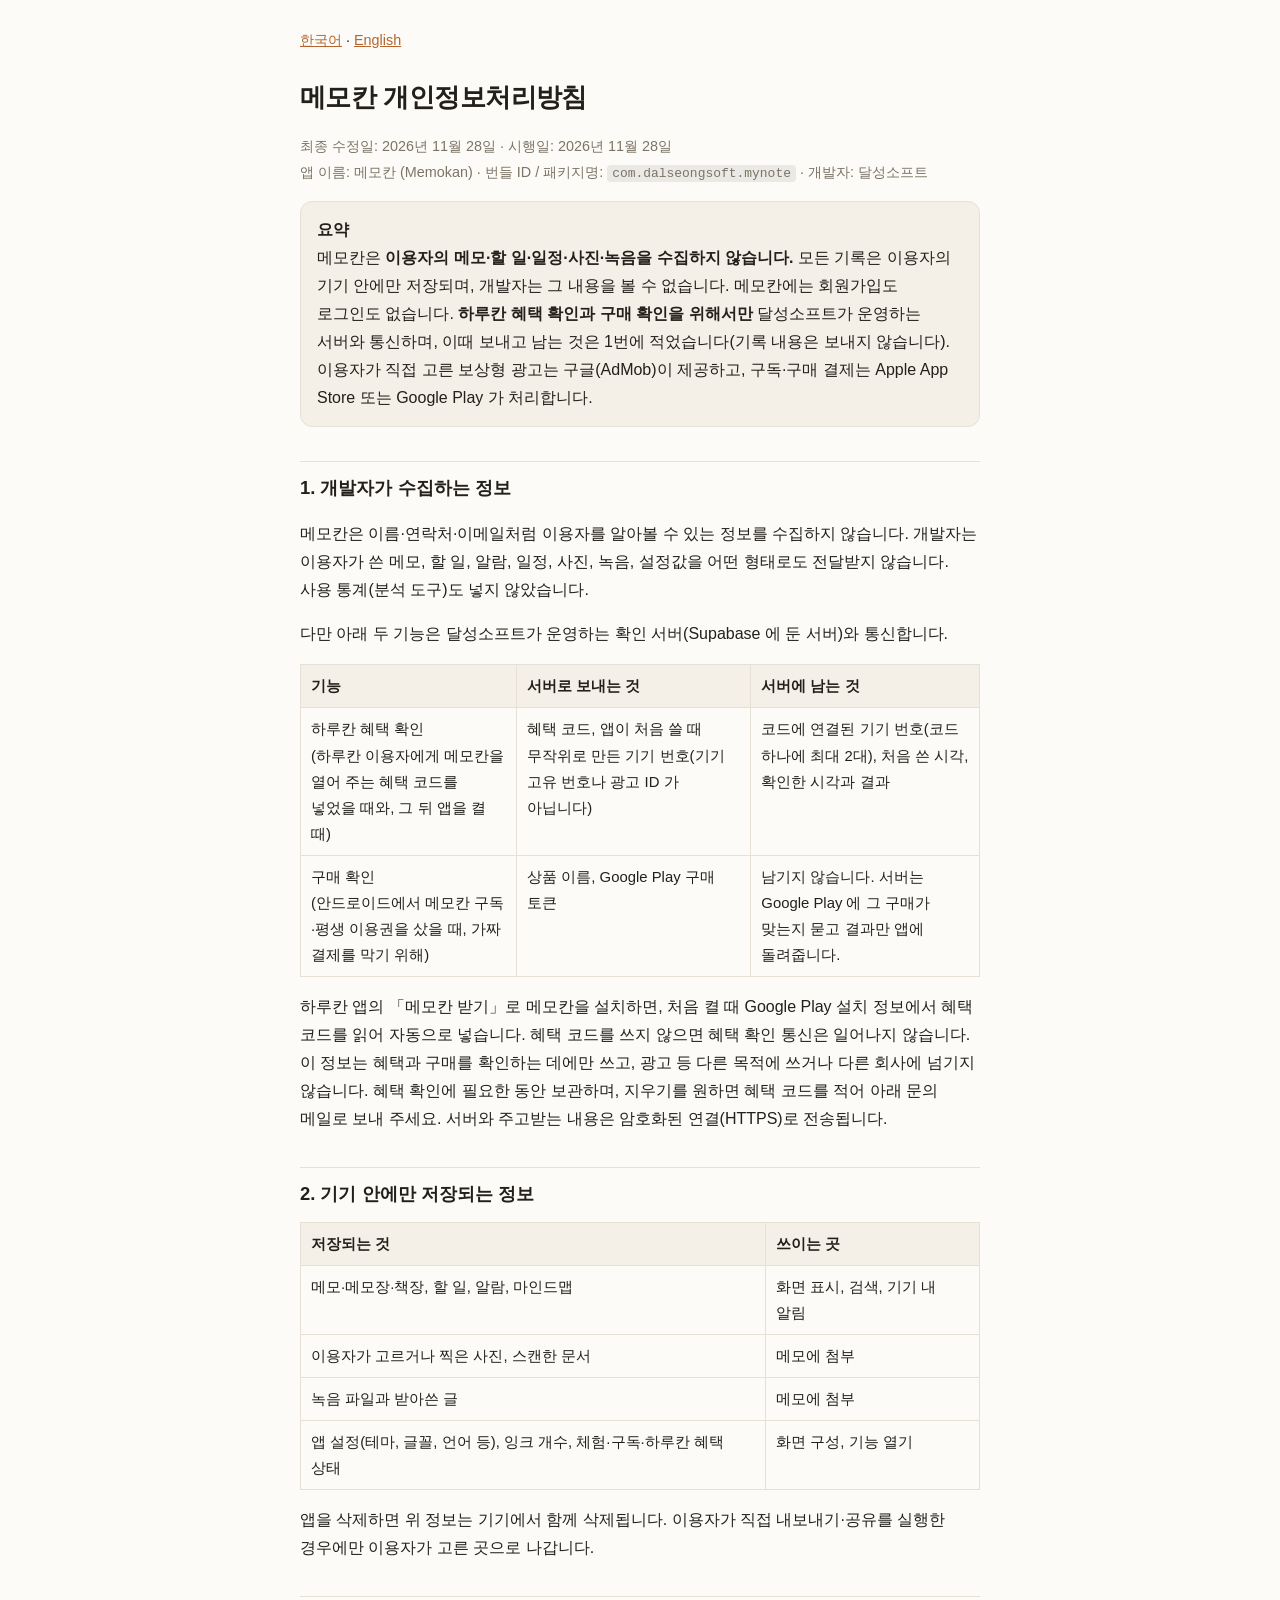
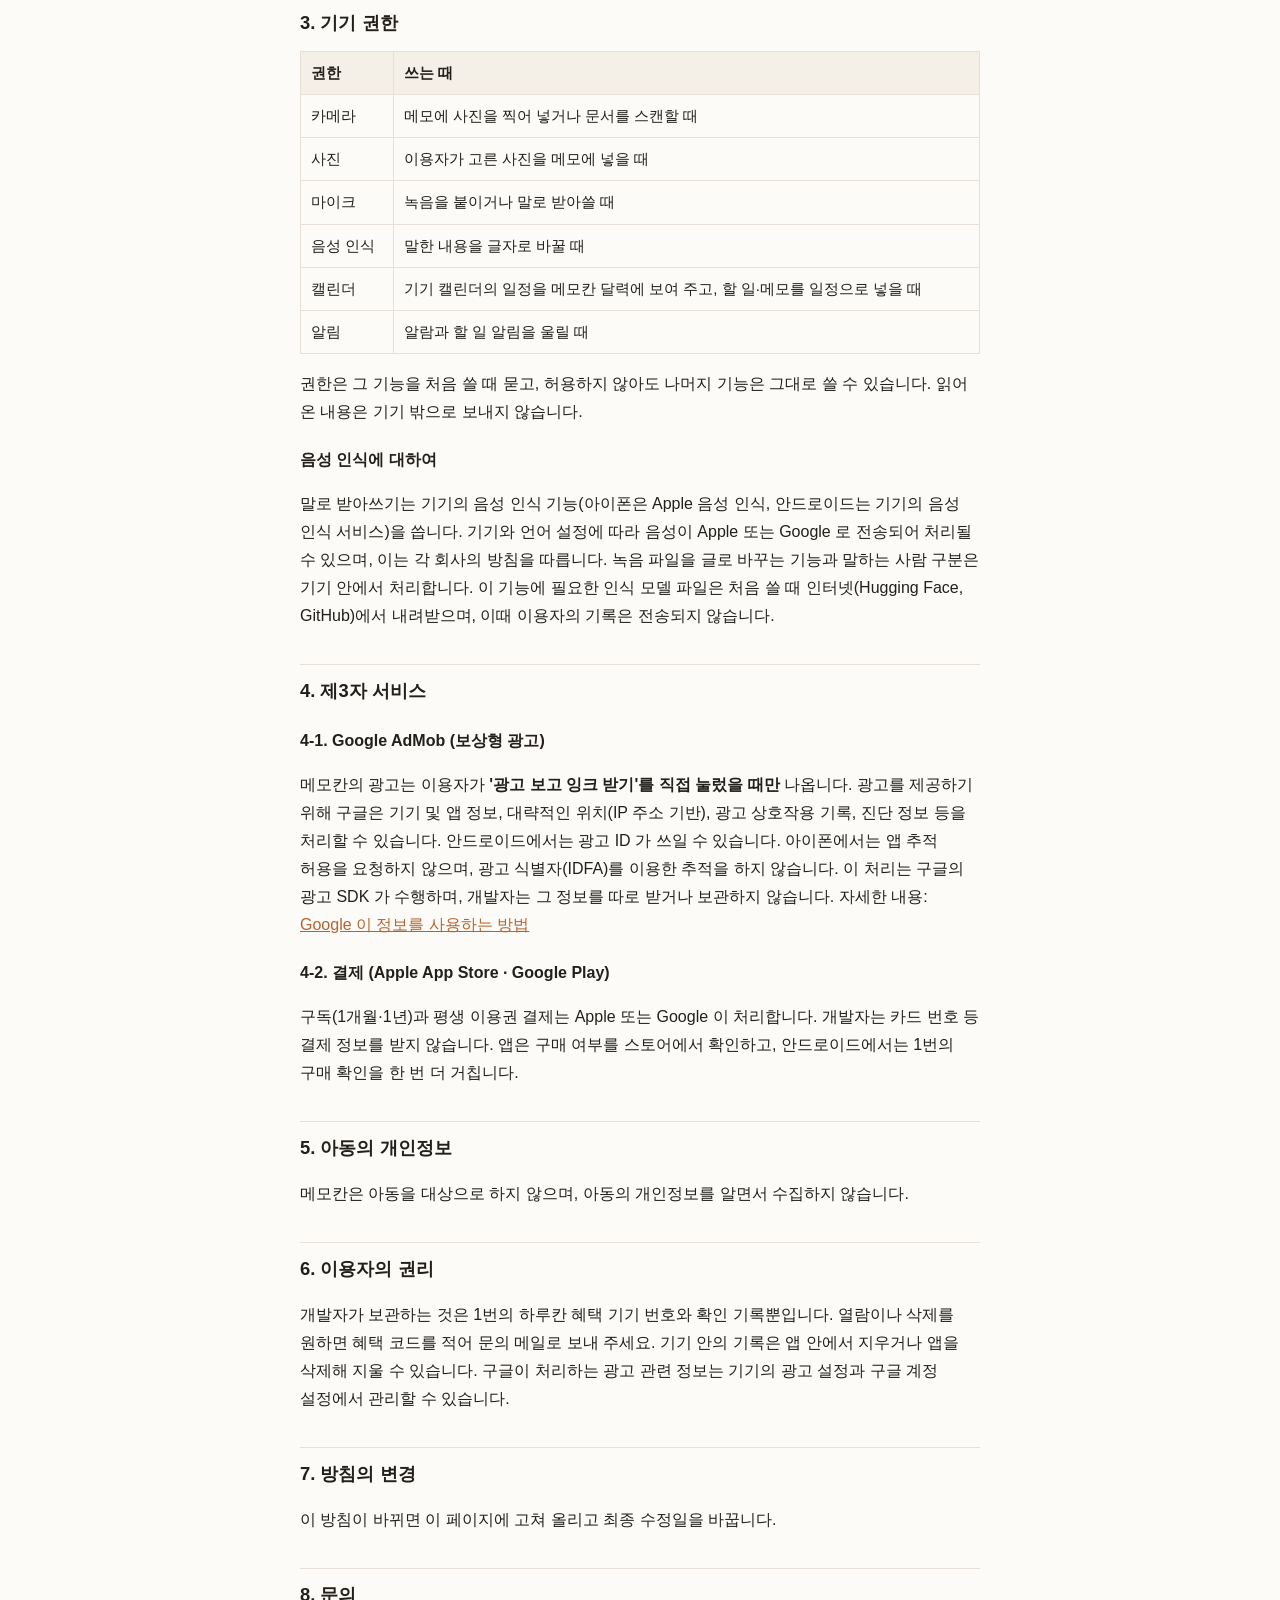
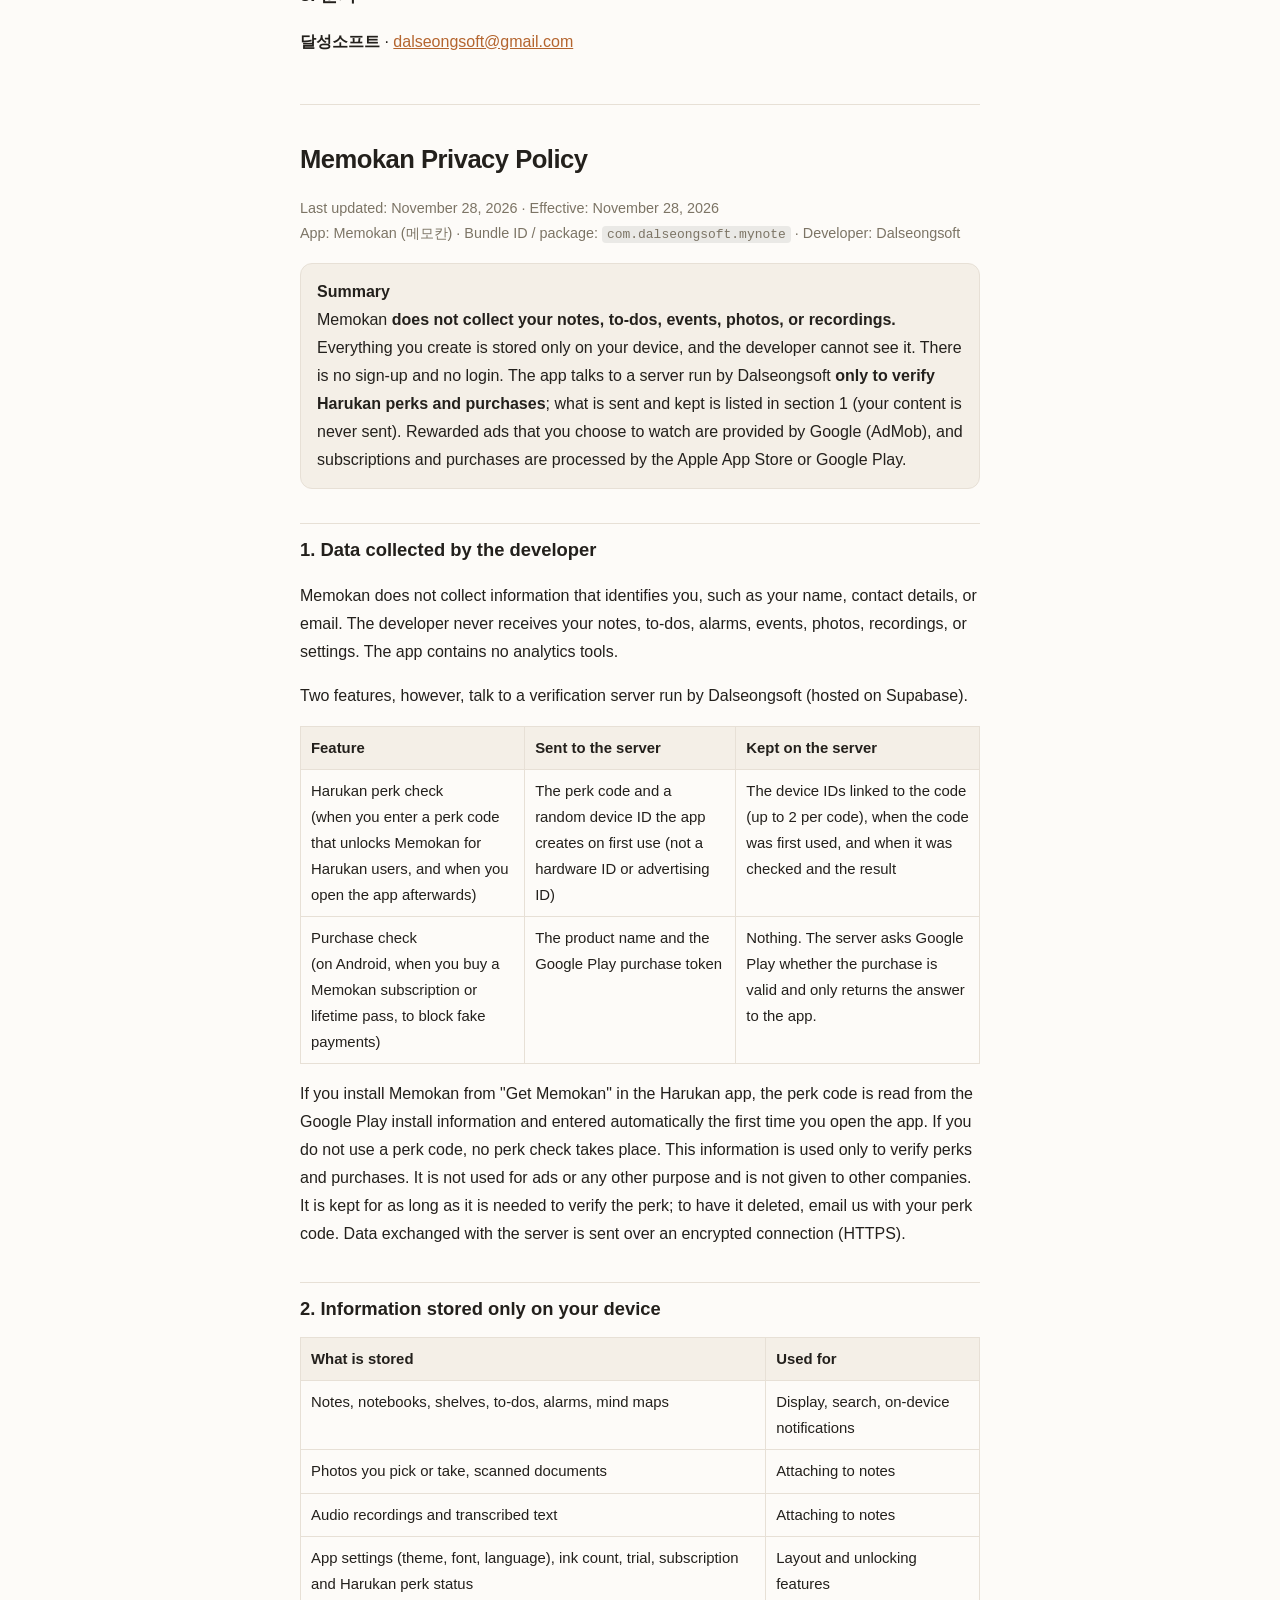
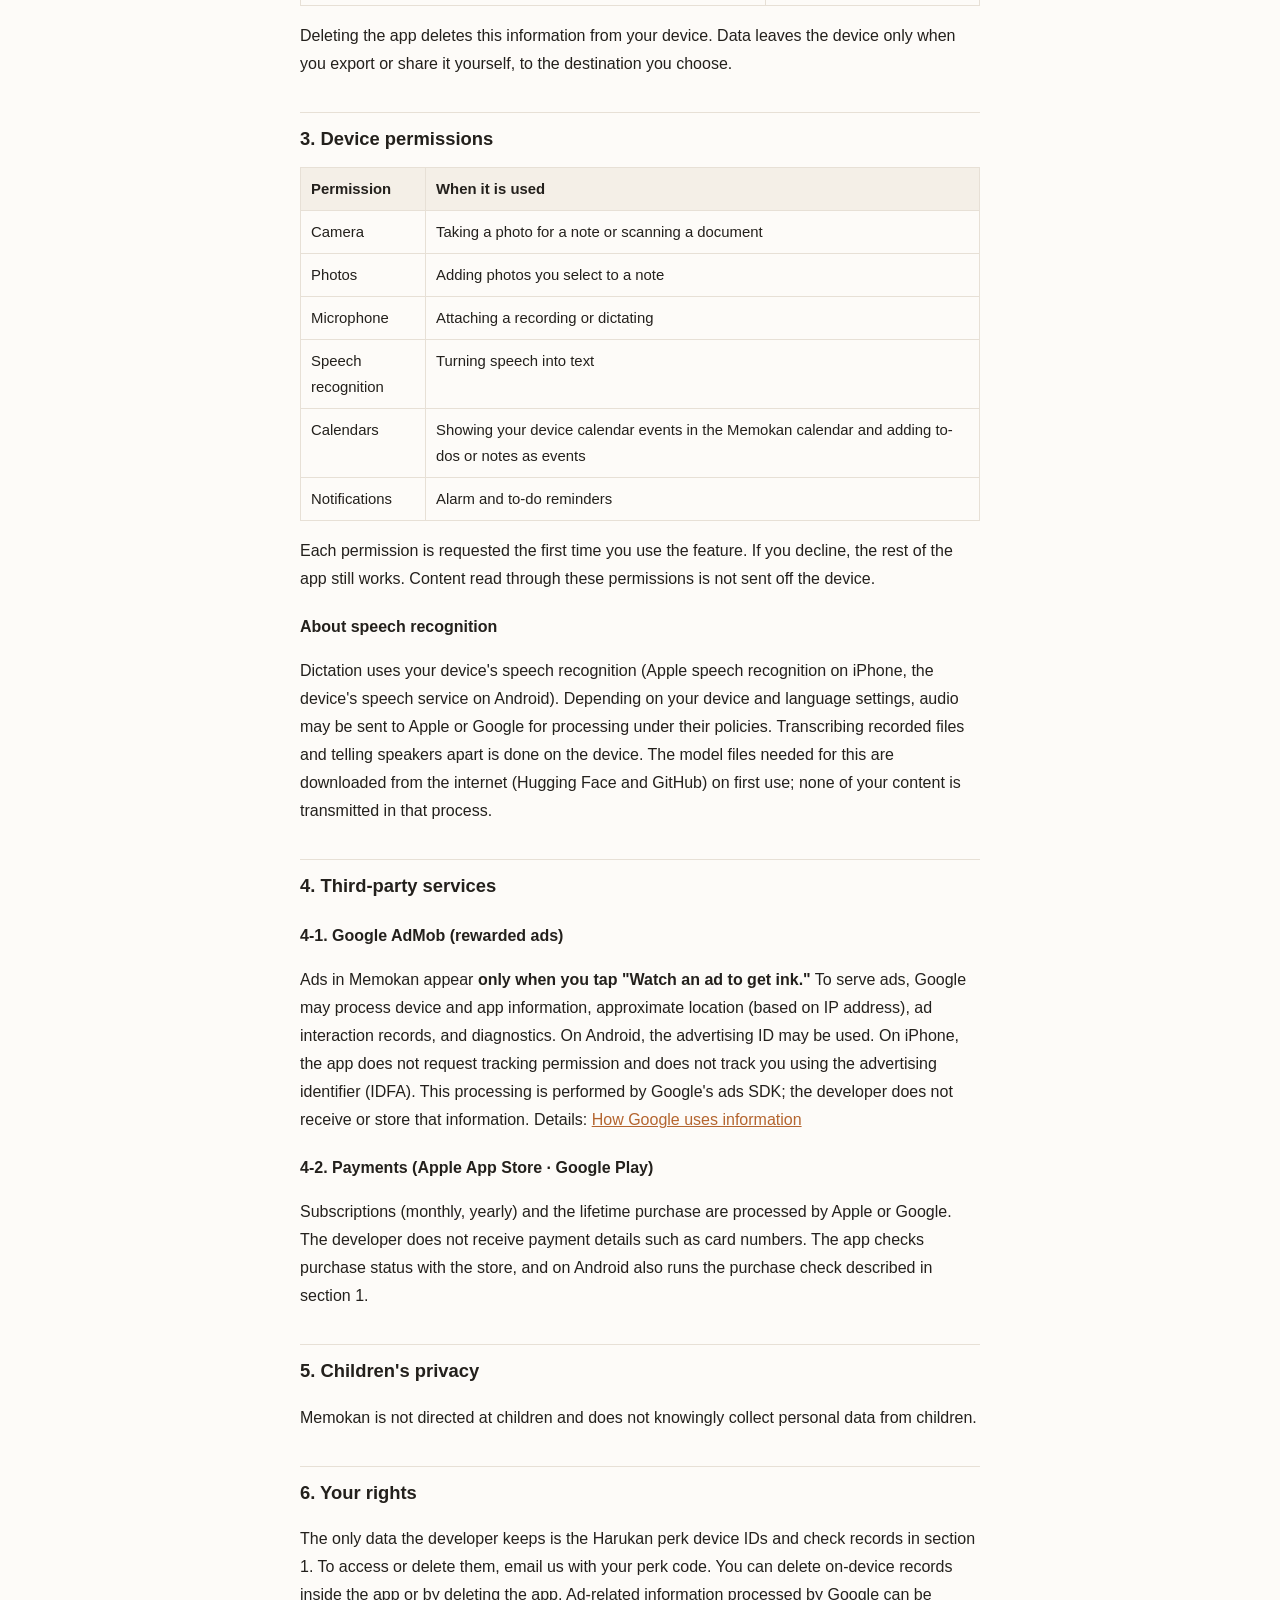
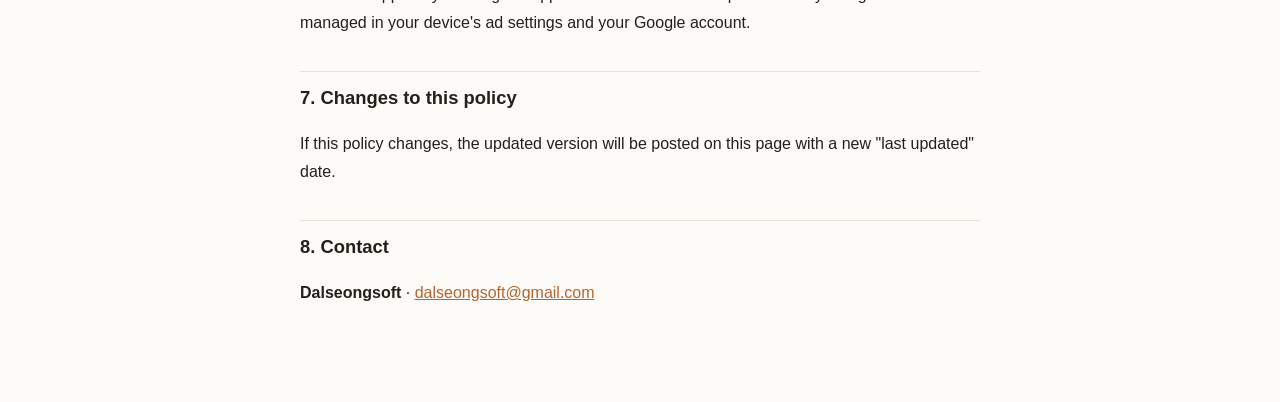
<file: memokan/privacy/index.html>
<!doctype html>
<html lang="ko">
<head>
<meta charset="utf-8">
<meta name="viewport" content="width=device-width, initial-scale=1">
<title>메모칸 개인정보처리방침 · Memokan Privacy Policy</title>
<style>
  :root { color-scheme: light dark; }
  * { box-sizing: border-box; }
  body {
    max-width: 720px; margin: 0 auto; padding: 28px 20px 80px;
    font-family: -apple-system, BlinkMacSystemFont, "Segoe UI", "Noto Sans KR", Roboto, sans-serif;
    line-height: 1.75; color: #23201c; background: #fdfbf8;
    word-break: keep-all; overflow-wrap: anywhere;
  }
  @media (prefers-color-scheme: dark) {
    body { color: #e8e3dc; background: #17150f; }
    .box { background: #221f18 !important; border-color: #3a352b !important; }
    th { background: #221f18 !important; }
    td, th { border-color: #3a352b !important; }
    a { color: #e0a071 !important; }
    hr { border-color: #3a352b !important; }
    .muted { color: #9b9184 !important; }
  }
  h1 { font-size: 1.6rem; margin: 0 0 4px; letter-spacing: -.02em; }
  h2 { font-size: 1.15rem; margin: 34px 0 10px; padding-top: 10px; border-top: 1px solid #e7e0d6; }
  h3 { font-size: 1rem; margin: 20px 0 6px; }
  .muted { color: #7c7465; font-size: .9rem; }
  .box { background: #f4efe7; border: 1px solid #e7e0d6; border-radius: 12px; padding: 14px 16px; margin: 16px 0; }
  table { border-collapse: collapse; width: 100%; margin: 12px 0; font-size: .93rem; }
  th, td { border: 1px solid #e7e0d6; padding: 8px 10px; text-align: left; vertical-align: top; }
  th { background: #f4efe7; font-weight: 700; }
  ul { padding-left: 20px; }
  li { margin: 5px 0; }
  a { color: #b4652f; }
  code { background: rgba(128,128,128,.15); padding: 1px 5px; border-radius: 4px; font-size: .9em; }
  hr { border: 0; border-top: 1px solid #e7e0d6; margin: 48px 0 32px; }
  .lang { font-size: .9rem; margin-bottom: 22px; }
</style>
</head>
<body>
<div class="lang"><a href="#ko">한국어</a> · <a href="#en">English</a></div>

<h1 id="ko">메모칸 개인정보처리방침</h1>
<p class="muted">
  최종 수정일: 2026년 11월 28일 · 시행일: 2026년 11월 28일<br>
  앱 이름: 메모칸 (Memokan) · 번들 ID / 패키지명: <code>com.dalseongsoft.mynote</code> · 개발자: 달성소프트
</p>

<div class="box">
  <strong>요약</strong><br>
  메모칸은 <strong>이용자의 메모·할 일·일정·사진·녹음을 수집하지 않습니다.</strong> 모든 기록은 이용자의
  기기 안에만 저장되며, 개발자는 그 내용을 볼 수 없습니다. 메모칸에는 회원가입도 로그인도 없습니다.
  <strong>하루칸 혜택 확인과 구매 확인을 위해서만</strong> 달성소프트가 운영하는 서버와 통신하며, 이때 보내고 남는 것은
  1번에 적었습니다(기록 내용은 보내지 않습니다). 이용자가 직접 고른 보상형 광고는 구글(AdMob)이 제공하고,
  구독·구매 결제는 Apple App Store 또는 Google Play 가 처리합니다.
</div>

<h2>1. 개발자가 수집하는 정보</h2>
<p>메모칸은 이름·연락처·이메일처럼 이용자를 알아볼 수 있는 정보를 수집하지 않습니다.
개발자는 이용자가 쓴 메모, 할 일, 알람, 일정, 사진, 녹음, 설정값을 어떤 형태로도 전달받지 않습니다.
사용 통계(분석 도구)도 넣지 않았습니다.</p>
<p>다만 아래 두 기능은 달성소프트가 운영하는 확인 서버(Supabase 에 둔 서버)와 통신합니다.</p>
<table>
  <tr><th>기능</th><th>서버로 보내는 것</th><th>서버에 남는 것</th></tr>
  <tr><td>하루칸 혜택 확인<br>(하루칸 이용자에게 메모칸을 열어 주는 혜택 코드를 넣었을 때와, 그 뒤 앱을 켤 때)</td>
      <td>혜택 코드, 앱이 처음 쓸 때 무작위로 만든 기기 번호(기기 고유 번호나 광고 ID 가 아닙니다)</td>
      <td>코드에 연결된 기기 번호(코드 하나에 최대 2대), 처음 쓴 시각, 확인한 시각과 결과</td></tr>
  <tr><td>구매 확인<br>(안드로이드에서 메모칸 구독·평생 이용권을 샀을 때, 가짜 결제를 막기 위해)</td>
      <td>상품 이름, Google Play 구매 토큰</td>
      <td>남기지 않습니다. 서버는 Google Play 에 그 구매가 맞는지 묻고 결과만 앱에 돌려줍니다.</td></tr>
</table>
<p>하루칸 앱의 「메모칸 받기」로 메모칸을 설치하면, 처음 켤 때 Google Play 설치 정보에서 혜택 코드를 읽어 자동으로 넣습니다.
혜택 코드를 쓰지 않으면 혜택 확인 통신은 일어나지 않습니다.
이 정보는 혜택과 구매를 확인하는 데에만 쓰고, 광고 등 다른 목적에 쓰거나 다른 회사에 넘기지 않습니다.
혜택 확인에 필요한 동안 보관하며, 지우기를 원하면 혜택 코드를 적어 아래 문의 메일로 보내 주세요.
서버와 주고받는 내용은 암호화된 연결(HTTPS)로 전송됩니다.</p>

<h2>2. 기기 안에만 저장되는 정보</h2>
<table>
  <tr><th>저장되는 것</th><th>쓰이는 곳</th></tr>
  <tr><td>메모·메모장·책장, 할 일, 알람, 마인드맵</td><td>화면 표시, 검색, 기기 내 알림</td></tr>
  <tr><td>이용자가 고르거나 찍은 사진, 스캔한 문서</td><td>메모에 첨부</td></tr>
  <tr><td>녹음 파일과 받아쓴 글</td><td>메모에 첨부</td></tr>
  <tr><td>앱 설정(테마, 글꼴, 언어 등), 잉크 개수, 체험·구독·하루칸 혜택 상태</td><td>화면 구성, 기능 열기</td></tr>
</table>
<p>앱을 삭제하면 위 정보는 기기에서 함께 삭제됩니다. 이용자가 직접 내보내기·공유를 실행한 경우에만 이용자가 고른 곳으로 나갑니다.</p>

<h2>3. 기기 권한</h2>
<table>
  <tr><th>권한</th><th>쓰는 때</th></tr>
  <tr><td>카메라</td><td>메모에 사진을 찍어 넣거나 문서를 스캔할 때</td></tr>
  <tr><td>사진</td><td>이용자가 고른 사진을 메모에 넣을 때</td></tr>
  <tr><td>마이크</td><td>녹음을 붙이거나 말로 받아쓸 때</td></tr>
  <tr><td>음성 인식</td><td>말한 내용을 글자로 바꿀 때</td></tr>
  <tr><td>캘린더</td><td>기기 캘린더의 일정을 메모칸 달력에 보여 주고, 할 일·메모를 일정으로 넣을 때</td></tr>
  <tr><td>알림</td><td>알람과 할 일 알림을 울릴 때</td></tr>
</table>
<p>권한은 그 기능을 처음 쓸 때 묻고, 허용하지 않아도 나머지 기능은 그대로 쓸 수 있습니다. 읽어 온 내용은 기기 밖으로 보내지 않습니다.</p>

<h3>음성 인식에 대하여</h3>
<p>말로 받아쓰기는 기기의 음성 인식 기능(아이폰은 Apple 음성 인식, 안드로이드는 기기의 음성 인식 서비스)을 씁니다.
기기와 언어 설정에 따라 음성이 Apple 또는 Google 로 전송되어 처리될 수 있으며, 이는 각 회사의 방침을 따릅니다.
녹음 파일을 글로 바꾸는 기능과 말하는 사람 구분은 기기 안에서 처리합니다. 이 기능에 필요한 인식 모델 파일은 처음 쓸 때
인터넷(Hugging Face, GitHub)에서 내려받으며, 이때 이용자의 기록은 전송되지 않습니다.</p>

<h2>4. 제3자 서비스</h2>
<h3>4-1. Google AdMob (보상형 광고)</h3>
<p>메모칸의 광고는 이용자가 <strong>'광고 보고 잉크 받기'를 직접 눌렀을 때만</strong> 나옵니다. 광고를 제공하기 위해 구글은
기기 및 앱 정보, 대략적인 위치(IP 주소 기반), 광고 상호작용 기록, 진단 정보 등을 처리할 수 있습니다.
안드로이드에서는 광고 ID 가 쓰일 수 있습니다. 아이폰에서는 앱 추적 허용을 요청하지 않으며, 광고 식별자(IDFA)를 이용한 추적을 하지 않습니다.
이 처리는 구글의 광고 SDK 가 수행하며, 개발자는 그 정보를 따로 받거나 보관하지 않습니다.
자세한 내용: <a href="https://policies.google.com/technologies/partner-sites">Google 이 정보를 사용하는 방법</a></p>
<h3>4-2. 결제 (Apple App Store · Google Play)</h3>
<p>구독(1개월·1년)과 평생 이용권 결제는 Apple 또는 Google 이 처리합니다. 개발자는 카드 번호 등 결제 정보를 받지 않습니다.
앱은 구매 여부를 스토어에서 확인하고, 안드로이드에서는 1번의 구매 확인을 한 번 더 거칩니다.</p>

<h2>5. 아동의 개인정보</h2>
<p>메모칸은 아동을 대상으로 하지 않으며, 아동의 개인정보를 알면서 수집하지 않습니다.</p>

<h2>6. 이용자의 권리</h2>
<p>개발자가 보관하는 것은 1번의 하루칸 혜택 기기 번호와 확인 기록뿐입니다. 열람이나 삭제를 원하면 혜택 코드를 적어 문의 메일로 보내 주세요.
기기 안의 기록은 앱 안에서 지우거나 앱을 삭제해 지울 수 있습니다.
구글이 처리하는 광고 관련 정보는 기기의 광고 설정과 구글 계정 설정에서 관리할 수 있습니다.</p>

<h2>7. 방침의 변경</h2>
<p>이 방침이 바뀌면 이 페이지에 고쳐 올리고 최종 수정일을 바꿉니다.</p>

<h2>8. 문의</h2>
<p><strong>달성소프트</strong> · <a href="mailto:dalseongsoft@gmail.com">dalseongsoft@gmail.com</a></p>

<hr>

<h1 id="en">Memokan Privacy Policy</h1>
<p class="muted">
  Last updated: November 28, 2026 · Effective: November 28, 2026<br>
  App: Memokan (메모칸) · Bundle ID / package: <code>com.dalseongsoft.mynote</code> · Developer: Dalseongsoft
</p>

<div class="box">
  <strong>Summary</strong><br>
  Memokan <strong>does not collect your notes, to-dos, events, photos, or recordings.</strong> Everything you create
  is stored only on your device, and the developer cannot see it. There is no sign-up and no login.
  The app talks to a server run by Dalseongsoft <strong>only to verify Harukan perks and purchases</strong>; what is sent and kept is listed in section 1
  (your content is never sent). Rewarded ads that you choose to watch are provided by Google (AdMob), and subscriptions and purchases are processed by the
  Apple App Store or Google Play.
</div>

<h2>1. Data collected by the developer</h2>
<p>Memokan does not collect information that identifies you, such as your name, contact details, or email.
The developer never receives your notes, to-dos, alarms, events, photos, recordings, or settings. The app contains no analytics tools.</p>
<p>Two features, however, talk to a verification server run by Dalseongsoft (hosted on Supabase).</p>
<table>
  <tr><th>Feature</th><th>Sent to the server</th><th>Kept on the server</th></tr>
  <tr><td>Harukan perk check<br>(when you enter a perk code that unlocks Memokan for Harukan users, and when you open the app afterwards)</td>
      <td>The perk code and a random device ID the app creates on first use (not a hardware ID or advertising ID)</td>
      <td>The device IDs linked to the code (up to 2 per code), when the code was first used, and when it was checked and the result</td></tr>
  <tr><td>Purchase check<br>(on Android, when you buy a Memokan subscription or lifetime pass, to block fake payments)</td>
      <td>The product name and the Google Play purchase token</td>
      <td>Nothing. The server asks Google Play whether the purchase is valid and only returns the answer to the app.</td></tr>
</table>
<p>If you install Memokan from "Get Memokan" in the Harukan app, the perk code is read from the Google Play install information and entered automatically the first time you open the app.
If you do not use a perk code, no perk check takes place.
This information is used only to verify perks and purchases. It is not used for ads or any other purpose and is not given to other companies.
It is kept for as long as it is needed to verify the perk; to have it deleted, email us with your perk code.
Data exchanged with the server is sent over an encrypted connection (HTTPS).</p>

<h2>2. Information stored only on your device</h2>
<table>
  <tr><th>What is stored</th><th>Used for</th></tr>
  <tr><td>Notes, notebooks, shelves, to-dos, alarms, mind maps</td><td>Display, search, on-device notifications</td></tr>
  <tr><td>Photos you pick or take, scanned documents</td><td>Attaching to notes</td></tr>
  <tr><td>Audio recordings and transcribed text</td><td>Attaching to notes</td></tr>
  <tr><td>App settings (theme, font, language), ink count, trial, subscription and Harukan perk status</td><td>Layout and unlocking features</td></tr>
</table>
<p>Deleting the app deletes this information from your device. Data leaves the device only when you export or share it yourself, to the destination you choose.</p>

<h2>3. Device permissions</h2>
<table>
  <tr><th>Permission</th><th>When it is used</th></tr>
  <tr><td>Camera</td><td>Taking a photo for a note or scanning a document</td></tr>
  <tr><td>Photos</td><td>Adding photos you select to a note</td></tr>
  <tr><td>Microphone</td><td>Attaching a recording or dictating</td></tr>
  <tr><td>Speech recognition</td><td>Turning speech into text</td></tr>
  <tr><td>Calendars</td><td>Showing your device calendar events in the Memokan calendar and adding to-dos or notes as events</td></tr>
  <tr><td>Notifications</td><td>Alarm and to-do reminders</td></tr>
</table>
<p>Each permission is requested the first time you use the feature. If you decline, the rest of the app still works. Content read through these permissions is not sent off the device.</p>

<h3>About speech recognition</h3>
<p>Dictation uses your device's speech recognition (Apple speech recognition on iPhone, the device's speech service on Android).
Depending on your device and language settings, audio may be sent to Apple or Google for processing under their policies.
Transcribing recorded files and telling speakers apart is done on the device. The model files needed for this are downloaded
from the internet (Hugging Face and GitHub) on first use; none of your content is transmitted in that process.</p>

<h2>4. Third-party services</h2>
<h3>4-1. Google AdMob (rewarded ads)</h3>
<p>Ads in Memokan appear <strong>only when you tap "Watch an ad to get ink."</strong> To serve ads, Google may process device and app
information, approximate location (based on IP address), ad interaction records, and diagnostics. On Android, the advertising ID may be used.
On iPhone, the app does not request tracking permission and does not track you using the advertising identifier (IDFA).
This processing is performed by Google's ads SDK; the developer does not receive or store that information.
Details: <a href="https://policies.google.com/technologies/partner-sites">How Google uses information</a></p>
<h3>4-2. Payments (Apple App Store · Google Play)</h3>
<p>Subscriptions (monthly, yearly) and the lifetime purchase are processed by Apple or Google. The developer does not receive payment details
such as card numbers. The app checks purchase status with the store, and on Android also runs the purchase check described in section 1.</p>

<h2>5. Children's privacy</h2>
<p>Memokan is not directed at children and does not knowingly collect personal data from children.</p>

<h2>6. Your rights</h2>
<p>The only data the developer keeps is the Harukan perk device IDs and check records in section 1. To access or delete them, email us with your perk code. You can delete on-device
records inside the app or by deleting the app. Ad-related information processed by Google can be managed in your device's ad settings and your Google account.</p>

<h2>7. Changes to this policy</h2>
<p>If this policy changes, the updated version will be posted on this page with a new "last updated" date.</p>

<h2>8. Contact</h2>
<p><strong>Dalseongsoft</strong> · <a href="mailto:dalseongsoft@gmail.com">dalseongsoft@gmail.com</a></p>

</body>
</html>
</file>
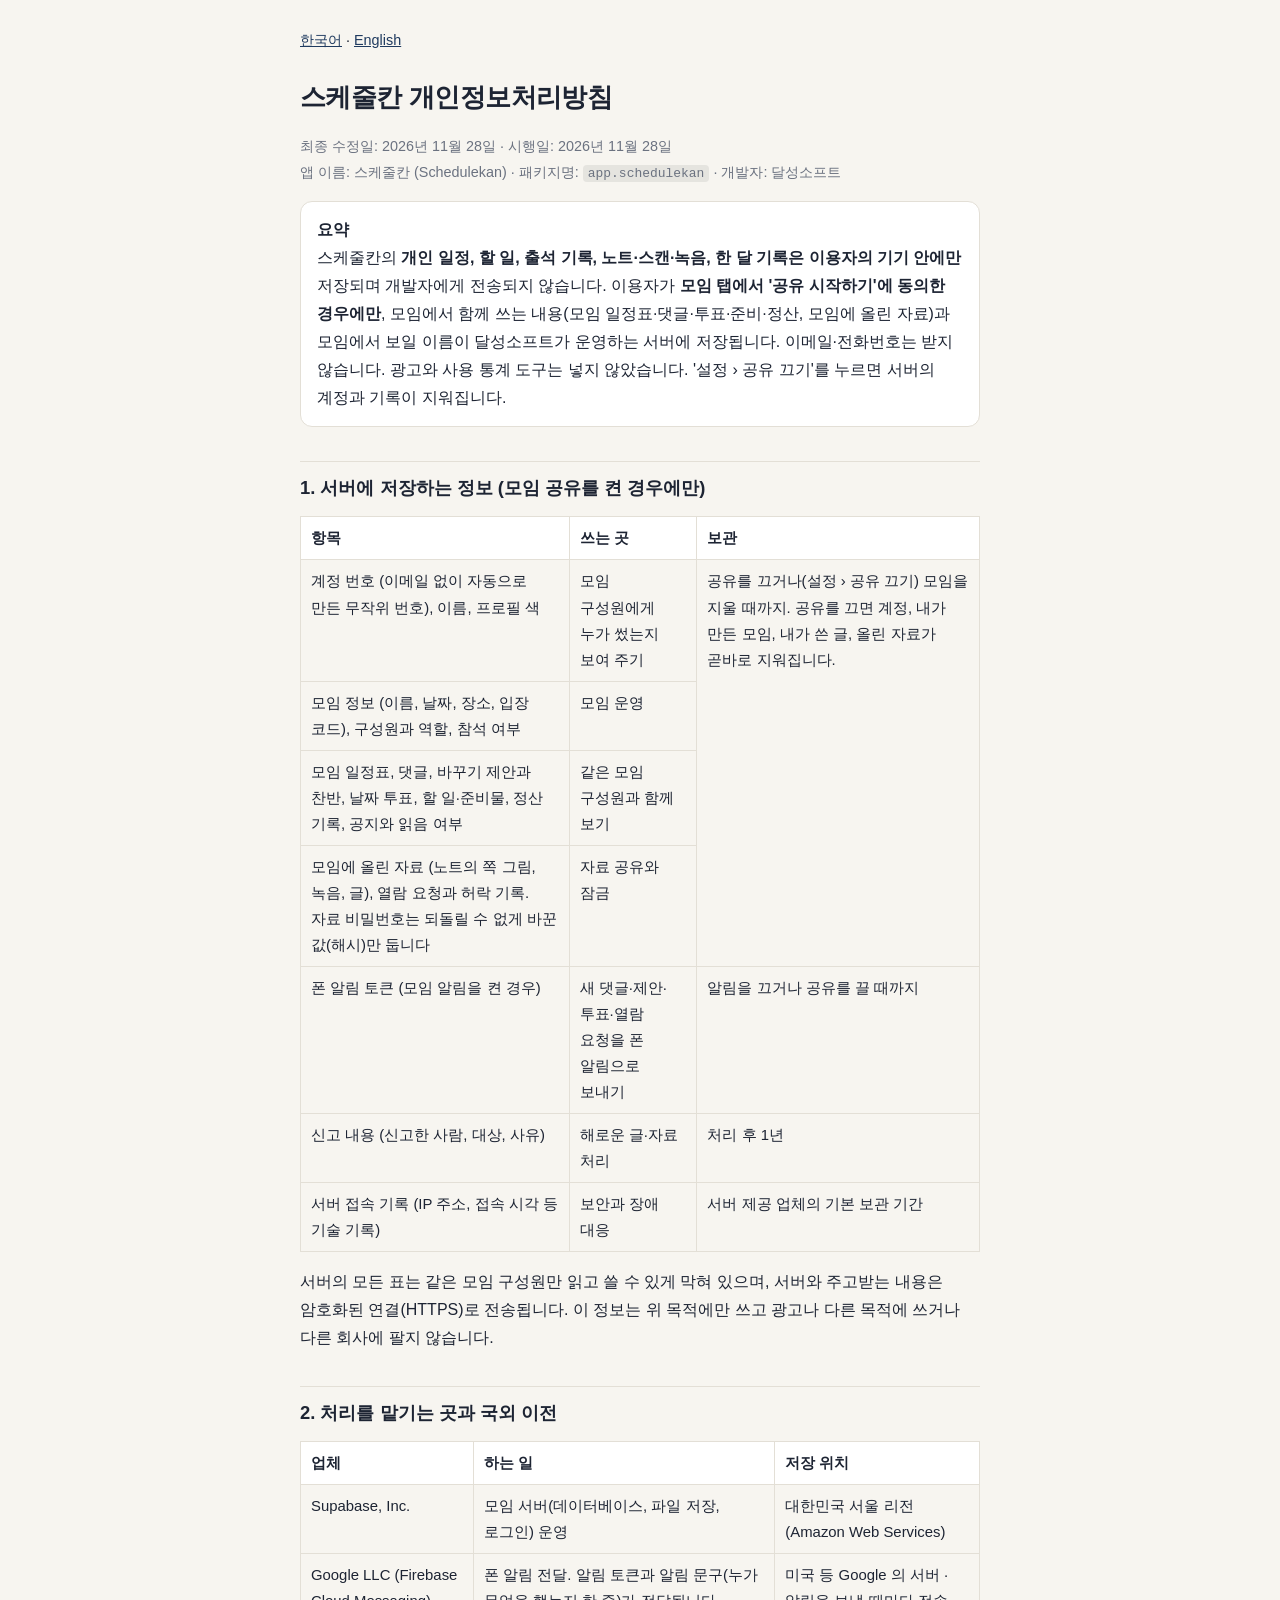
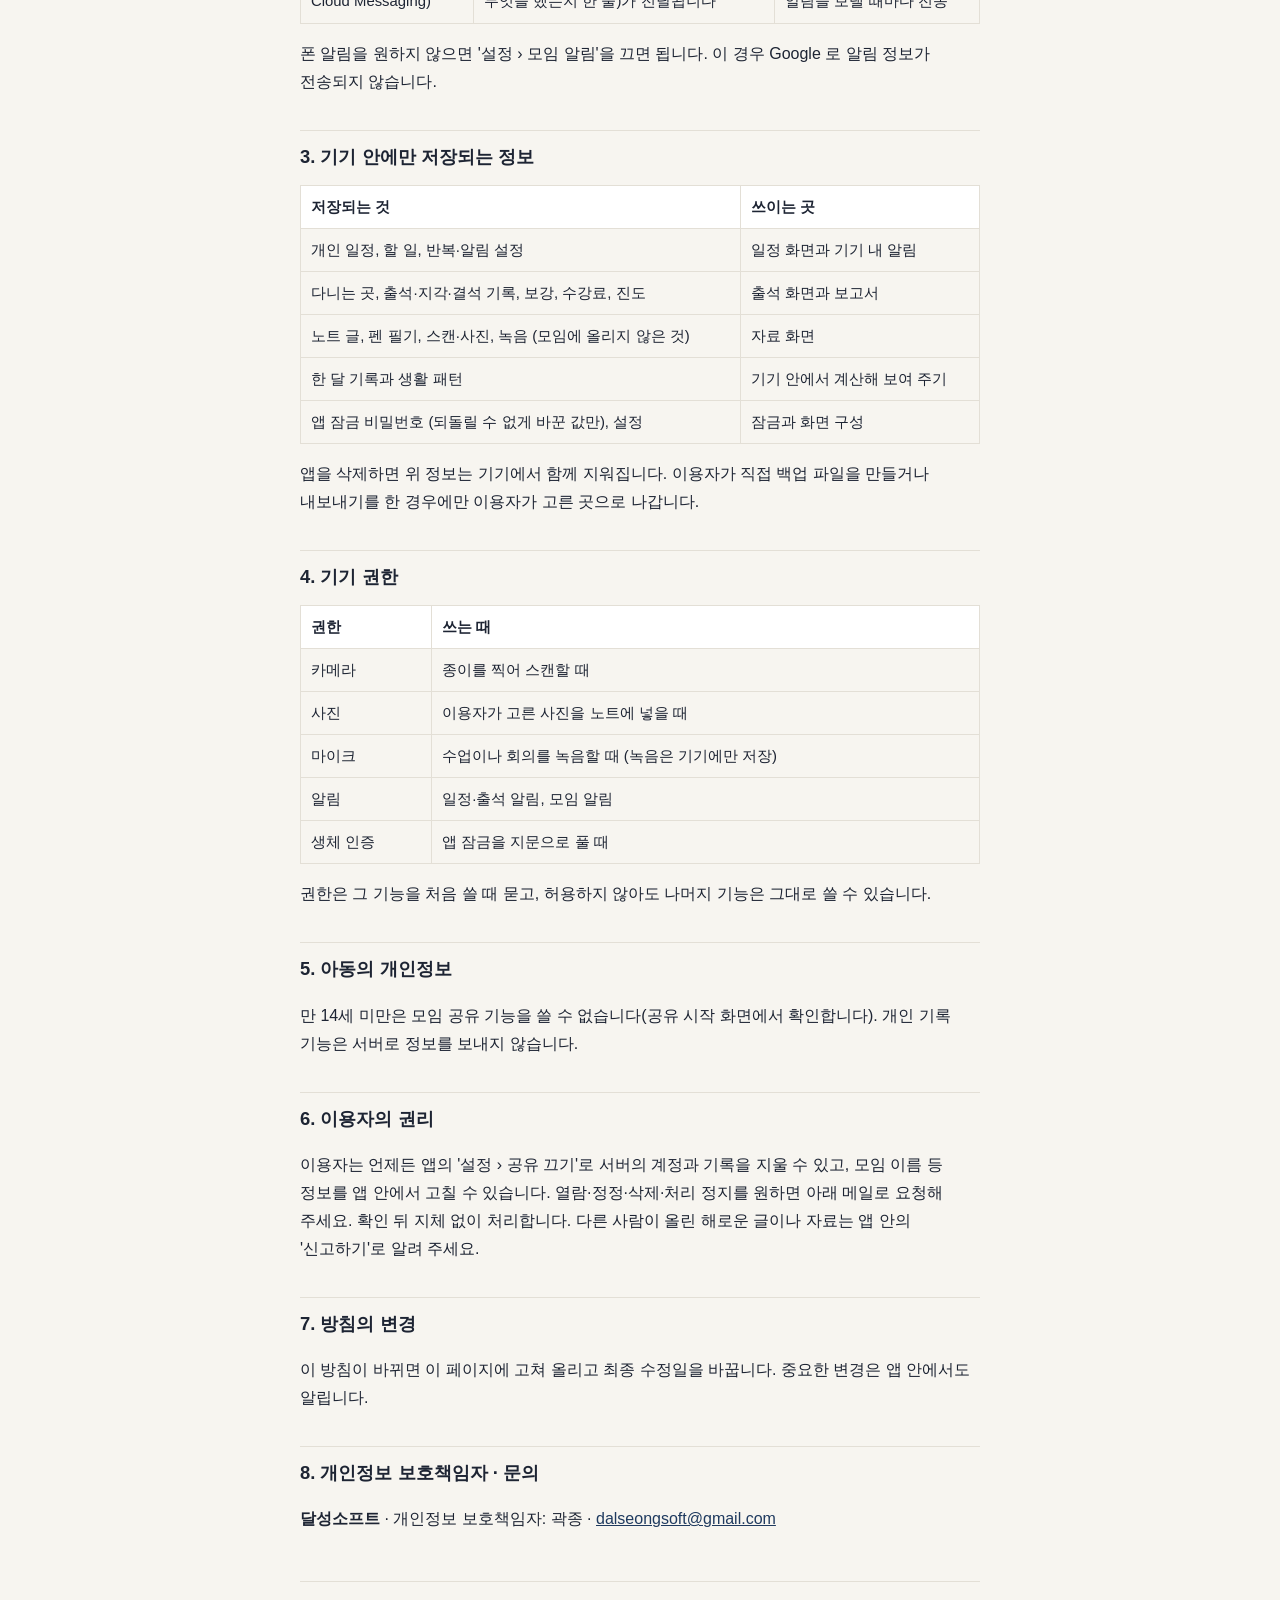
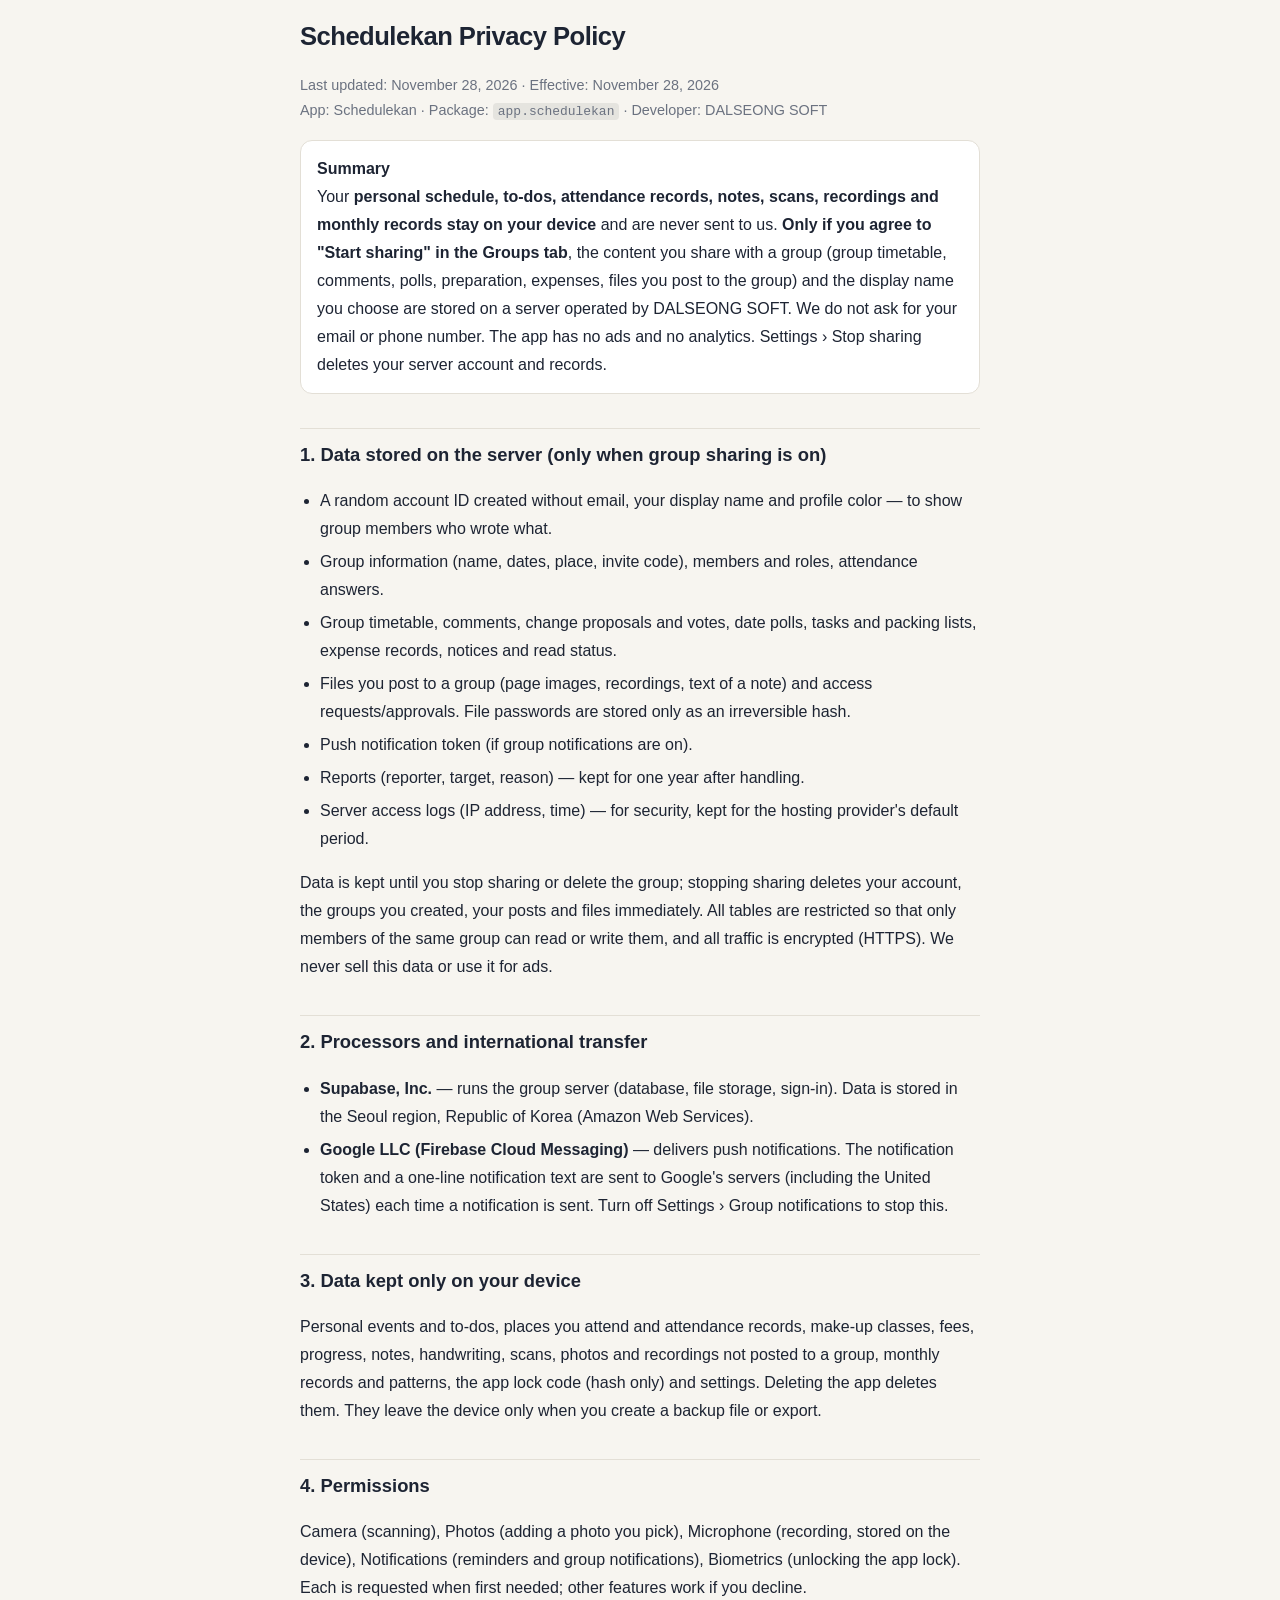
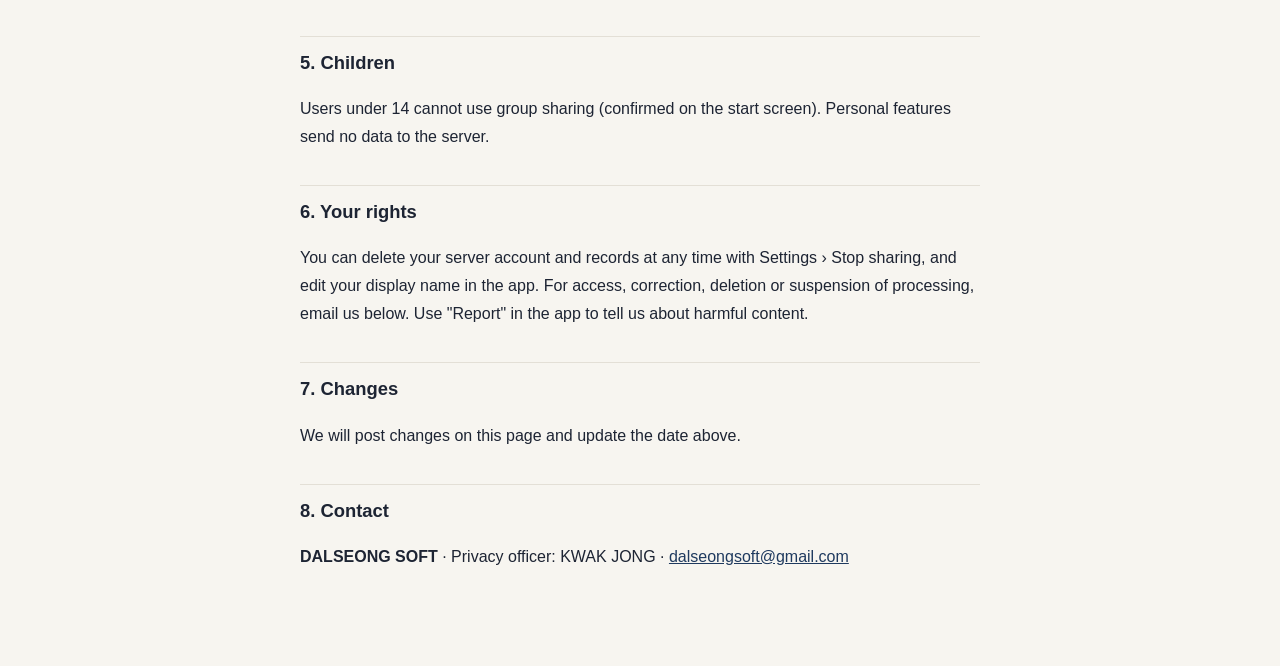
<file: schedulekan/privacy/index.html>
<!doctype html>
<html lang="ko">
<head>
<meta charset="utf-8">
<meta name="viewport" content="width=device-width, initial-scale=1">
<title>스케줄칸 개인정보처리방침 · Schedulekan Privacy Policy</title>
<style>
  :root { color-scheme: light dark; }
  * { box-sizing: border-box; }
  body { max-width: 720px; margin: 0 auto; padding: 28px 20px 80px; font-family: -apple-system, BlinkMacSystemFont, "Segoe UI", "Noto Sans KR", Roboto, sans-serif;
    line-height: 1.75; color: #1d2433; background: #f7f5f0; word-break: keep-all; overflow-wrap: anywhere; }
  @media (prefers-color-scheme: dark) {
    body { color: #e6e8ec; background: #15171c; }
    .box { background: #1f232b !important; border-color: #333944 !important; }
    th { background: #1f232b !important; } td, th { border-color: #333944 !important; }
    a { color: #8fb3e0 !important; } hr { border-color: #333944 !important; } .muted { color: #9aa1ad !important; }
  }
  h1 { font-size: 1.6rem; margin: 0 0 4px; letter-spacing: -.02em; }
  h2 { font-size: 1.15rem; margin: 34px 0 10px; padding-top: 10px; border-top: 1px solid #e3dfd6; }
  h3 { font-size: 1rem; margin: 20px 0 6px; }
  .muted { color: #6b7280; font-size: .9rem; }
  .box { background: #fff; border: 1px solid #e3dfd6; border-radius: 12px; padding: 14px 16px; margin: 16px 0; }
  table { border-collapse: collapse; width: 100%; margin: 12px 0; font-size: .93rem; }
  th, td { border: 1px solid #e3dfd6; padding: 8px 10px; text-align: left; vertical-align: top; }
  th { background: #fff; font-weight: 700; }
  ul { padding-left: 20px; } li { margin: 5px 0; }
  a { color: #1f3a5f; }
  code { background: rgba(128,128,128,.15); padding: 1px 5px; border-radius: 4px; font-size: .9em; }
  hr { border: 0; border-top: 1px solid #e3dfd6; margin: 48px 0 32px; }
  .lang { font-size: .9rem; margin-bottom: 22px; }
</style>
</head>
<body>
<div class="lang"><a href="#ko">한국어</a> · <a href="#en">English</a></div>

<h1 id="ko">스케줄칸 개인정보처리방침</h1>
<p class="muted">최종 수정일: 2026년 11월 28일 · 시행일: 2026년 11월 28일<br>
앱 이름: 스케줄칸 (Schedulekan) · 패키지명: <code>app.schedulekan</code> · 개발자: 달성소프트</p>

<div class="box"><strong>요약</strong><br>
스케줄칸의 <strong>개인 일정, 할 일, 출석 기록, 노트·스캔·녹음, 한 달 기록은 이용자의 기기 안에만</strong> 저장되며 개발자에게 전송되지 않습니다.
이용자가 <strong>모임 탭에서 '공유 시작하기'에 동의한 경우에만</strong>, 모임에서 함께 쓰는 내용(모임 일정표·댓글·투표·준비·정산, 모임에 올린 자료)과
모임에서 보일 이름이 달성소프트가 운영하는 서버에 저장됩니다. 이메일·전화번호는 받지 않습니다. 광고와 사용 통계 도구는 넣지 않았습니다.
'설정 › 공유 끄기'를 누르면 서버의 계정과 기록이 지워집니다.</div>

<h2>1. 서버에 저장하는 정보 (모임 공유를 켠 경우에만)</h2>
<table>
  <tr><th>항목</th><th>쓰는 곳</th><th>보관</th></tr>
  <tr><td>계정 번호 (이메일 없이 자동으로 만든 무작위 번호), 이름, 프로필 색</td><td>모임 구성원에게 누가 썼는지 보여 주기</td><td rowspan="4">공유를 끄거나(설정 › 공유 끄기) 모임을 지울 때까지. 공유를 끄면 계정, 내가 만든 모임, 내가 쓴 글, 올린 자료가 곧바로 지워집니다.</td></tr>
  <tr><td>모임 정보 (이름, 날짜, 장소, 입장 코드), 구성원과 역할, 참석 여부</td><td>모임 운영</td></tr>
  <tr><td>모임 일정표, 댓글, 바꾸기 제안과 찬반, 날짜 투표, 할 일·준비물, 정산 기록, 공지와 읽음 여부</td><td>같은 모임 구성원과 함께 보기</td></tr>
  <tr><td>모임에 올린 자료 (노트의 쪽 그림, 녹음, 글), 열람 요청과 허락 기록. 자료 비밀번호는 되돌릴 수 없게 바꾼 값(해시)만 둡니다</td><td>자료 공유와 잠금</td></tr>
  <tr><td>폰 알림 토큰 (모임 알림을 켠 경우)</td><td>새 댓글·제안·투표·열람 요청을 폰 알림으로 보내기</td><td>알림을 끄거나 공유를 끌 때까지</td></tr>
  <tr><td>신고 내용 (신고한 사람, 대상, 사유)</td><td>해로운 글·자료 처리</td><td>처리 후 1년</td></tr>
  <tr><td>서버 접속 기록 (IP 주소, 접속 시각 등 기술 기록)</td><td>보안과 장애 대응</td><td>서버 제공 업체의 기본 보관 기간</td></tr>
</table>
<p>서버의 모든 표는 같은 모임 구성원만 읽고 쓸 수 있게 막혀 있으며, 서버와 주고받는 내용은 암호화된 연결(HTTPS)로 전송됩니다.
이 정보는 위 목적에만 쓰고 광고나 다른 목적에 쓰거나 다른 회사에 팔지 않습니다.</p>

<h2>2. 처리를 맡기는 곳과 국외 이전</h2>
<table>
  <tr><th>업체</th><th>하는 일</th><th>저장 위치</th></tr>
  <tr><td>Supabase, Inc.</td><td>모임 서버(데이터베이스, 파일 저장, 로그인) 운영</td><td>대한민국 서울 리전 (Amazon Web Services)</td></tr>
  <tr><td>Google LLC (Firebase Cloud Messaging)</td><td>폰 알림 전달. 알림 토큰과 알림 문구(누가 무엇을 했는지 한 줄)가 전달됩니다</td><td>미국 등 Google 의 서버 · 알림을 보낼 때마다 전송</td></tr>
</table>
<p>폰 알림을 원하지 않으면 '설정 › 모임 알림'을 끄면 됩니다. 이 경우 Google 로 알림 정보가 전송되지 않습니다.</p>

<h2>3. 기기 안에만 저장되는 정보</h2>
<table>
  <tr><th>저장되는 것</th><th>쓰이는 곳</th></tr>
  <tr><td>개인 일정, 할 일, 반복·알림 설정</td><td>일정 화면과 기기 내 알림</td></tr>
  <tr><td>다니는 곳, 출석·지각·결석 기록, 보강, 수강료, 진도</td><td>출석 화면과 보고서</td></tr>
  <tr><td>노트 글, 펜 필기, 스캔·사진, 녹음 (모임에 올리지 않은 것)</td><td>자료 화면</td></tr>
  <tr><td>한 달 기록과 생활 패턴</td><td>기기 안에서 계산해 보여 주기</td></tr>
  <tr><td>앱 잠금 비밀번호 (되돌릴 수 없게 바꾼 값만), 설정</td><td>잠금과 화면 구성</td></tr>
</table>
<p>앱을 삭제하면 위 정보는 기기에서 함께 지워집니다. 이용자가 직접 백업 파일을 만들거나 내보내기를 한 경우에만 이용자가 고른 곳으로 나갑니다.</p>

<h2>4. 기기 권한</h2>
<table>
  <tr><th>권한</th><th>쓰는 때</th></tr>
  <tr><td>카메라</td><td>종이를 찍어 스캔할 때</td></tr>
  <tr><td>사진</td><td>이용자가 고른 사진을 노트에 넣을 때</td></tr>
  <tr><td>마이크</td><td>수업이나 회의를 녹음할 때 (녹음은 기기에만 저장)</td></tr>
  <tr><td>알림</td><td>일정·출석 알림, 모임 알림</td></tr>
  <tr><td>생체 인증</td><td>앱 잠금을 지문으로 풀 때</td></tr>
</table>
<p>권한은 그 기능을 처음 쓸 때 묻고, 허용하지 않아도 나머지 기능은 그대로 쓸 수 있습니다.</p>

<h2>5. 아동의 개인정보</h2>
<p>만 14세 미만은 모임 공유 기능을 쓸 수 없습니다(공유 시작 화면에서 확인합니다). 개인 기록 기능은 서버로 정보를 보내지 않습니다.</p>

<h2>6. 이용자의 권리</h2>
<p>이용자는 언제든 앱의 '설정 › 공유 끄기'로 서버의 계정과 기록을 지울 수 있고, 모임 이름 등 정보를 앱 안에서 고칠 수 있습니다.
열람·정정·삭제·처리 정지를 원하면 아래 메일로 요청해 주세요. 확인 뒤 지체 없이 처리합니다.
다른 사람이 올린 해로운 글이나 자료는 앱 안의 '신고하기'로 알려 주세요.</p>

<h2>7. 방침의 변경</h2>
<p>이 방침이 바뀌면 이 페이지에 고쳐 올리고 최종 수정일을 바꿉니다. 중요한 변경은 앱 안에서도 알립니다.</p>

<h2>8. 개인정보 보호책임자 · 문의</h2>
<p><strong>달성소프트</strong> · 개인정보 보호책임자: 곽종 · <a href="mailto:dalseongsoft@gmail.com">dalseongsoft@gmail.com</a></p>

<hr>

<h1 id="en">Schedulekan Privacy Policy</h1>
<p class="muted">Last updated: November 28, 2026 · Effective: November 28, 2026<br>
App: Schedulekan · Package: <code>app.schedulekan</code> · Developer: DALSEONG SOFT</p>

<div class="box"><strong>Summary</strong><br>
Your <strong>personal schedule, to-dos, attendance records, notes, scans, recordings and monthly records stay on your device</strong> and are never sent to us.
<strong>Only if you agree to "Start sharing" in the Groups tab</strong>, the content you share with a group (group timetable, comments, polls, preparation, expenses, files you post to the group)
and the display name you choose are stored on a server operated by DALSEONG SOFT. We do not ask for your email or phone number. The app has no ads and no analytics.
Settings › Stop sharing deletes your server account and records.</div>

<h2>1. Data stored on the server (only when group sharing is on)</h2>
<ul>
  <li>A random account ID created without email, your display name and profile color — to show group members who wrote what.</li>
  <li>Group information (name, dates, place, invite code), members and roles, attendance answers.</li>
  <li>Group timetable, comments, change proposals and votes, date polls, tasks and packing lists, expense records, notices and read status.</li>
  <li>Files you post to a group (page images, recordings, text of a note) and access requests/approvals. File passwords are stored only as an irreversible hash.</li>
  <li>Push notification token (if group notifications are on).</li>
  <li>Reports (reporter, target, reason) — kept for one year after handling.</li>
  <li>Server access logs (IP address, time) — for security, kept for the hosting provider's default period.</li>
</ul>
<p>Data is kept until you stop sharing or delete the group; stopping sharing deletes your account, the groups you created, your posts and files immediately.
All tables are restricted so that only members of the same group can read or write them, and all traffic is encrypted (HTTPS). We never sell this data or use it for ads.</p>

<h2>2. Processors and international transfer</h2>
<ul>
  <li><strong>Supabase, Inc.</strong> — runs the group server (database, file storage, sign-in). Data is stored in the Seoul region, Republic of Korea (Amazon Web Services).</li>
  <li><strong>Google LLC (Firebase Cloud Messaging)</strong> — delivers push notifications. The notification token and a one-line notification text are sent to Google's servers (including the United States) each time a notification is sent. Turn off Settings › Group notifications to stop this.</li>
</ul>

<h2>3. Data kept only on your device</h2>
<p>Personal events and to-dos, places you attend and attendance records, make-up classes, fees, progress, notes, handwriting, scans, photos and recordings not posted to a group,
monthly records and patterns, the app lock code (hash only) and settings. Deleting the app deletes them. They leave the device only when you create a backup file or export.</p>

<h2>4. Permissions</h2>
<p>Camera (scanning), Photos (adding a photo you pick), Microphone (recording, stored on the device), Notifications (reminders and group notifications), Biometrics (unlocking the app lock).
Each is requested when first needed; other features work if you decline.</p>

<h2>5. Children</h2>
<p>Users under 14 cannot use group sharing (confirmed on the start screen). Personal features send no data to the server.</p>

<h2>6. Your rights</h2>
<p>You can delete your server account and records at any time with Settings › Stop sharing, and edit your display name in the app.
For access, correction, deletion or suspension of processing, email us below. Use "Report" in the app to tell us about harmful content.</p>

<h2>7. Changes</h2>
<p>We will post changes on this page and update the date above.</p>

<h2>8. Contact</h2>
<p><strong>DALSEONG SOFT</strong> · Privacy officer: KWAK JONG · <a href="mailto:dalseongsoft@gmail.com">dalseongsoft@gmail.com</a></p>
</body>
</html>
</file>
